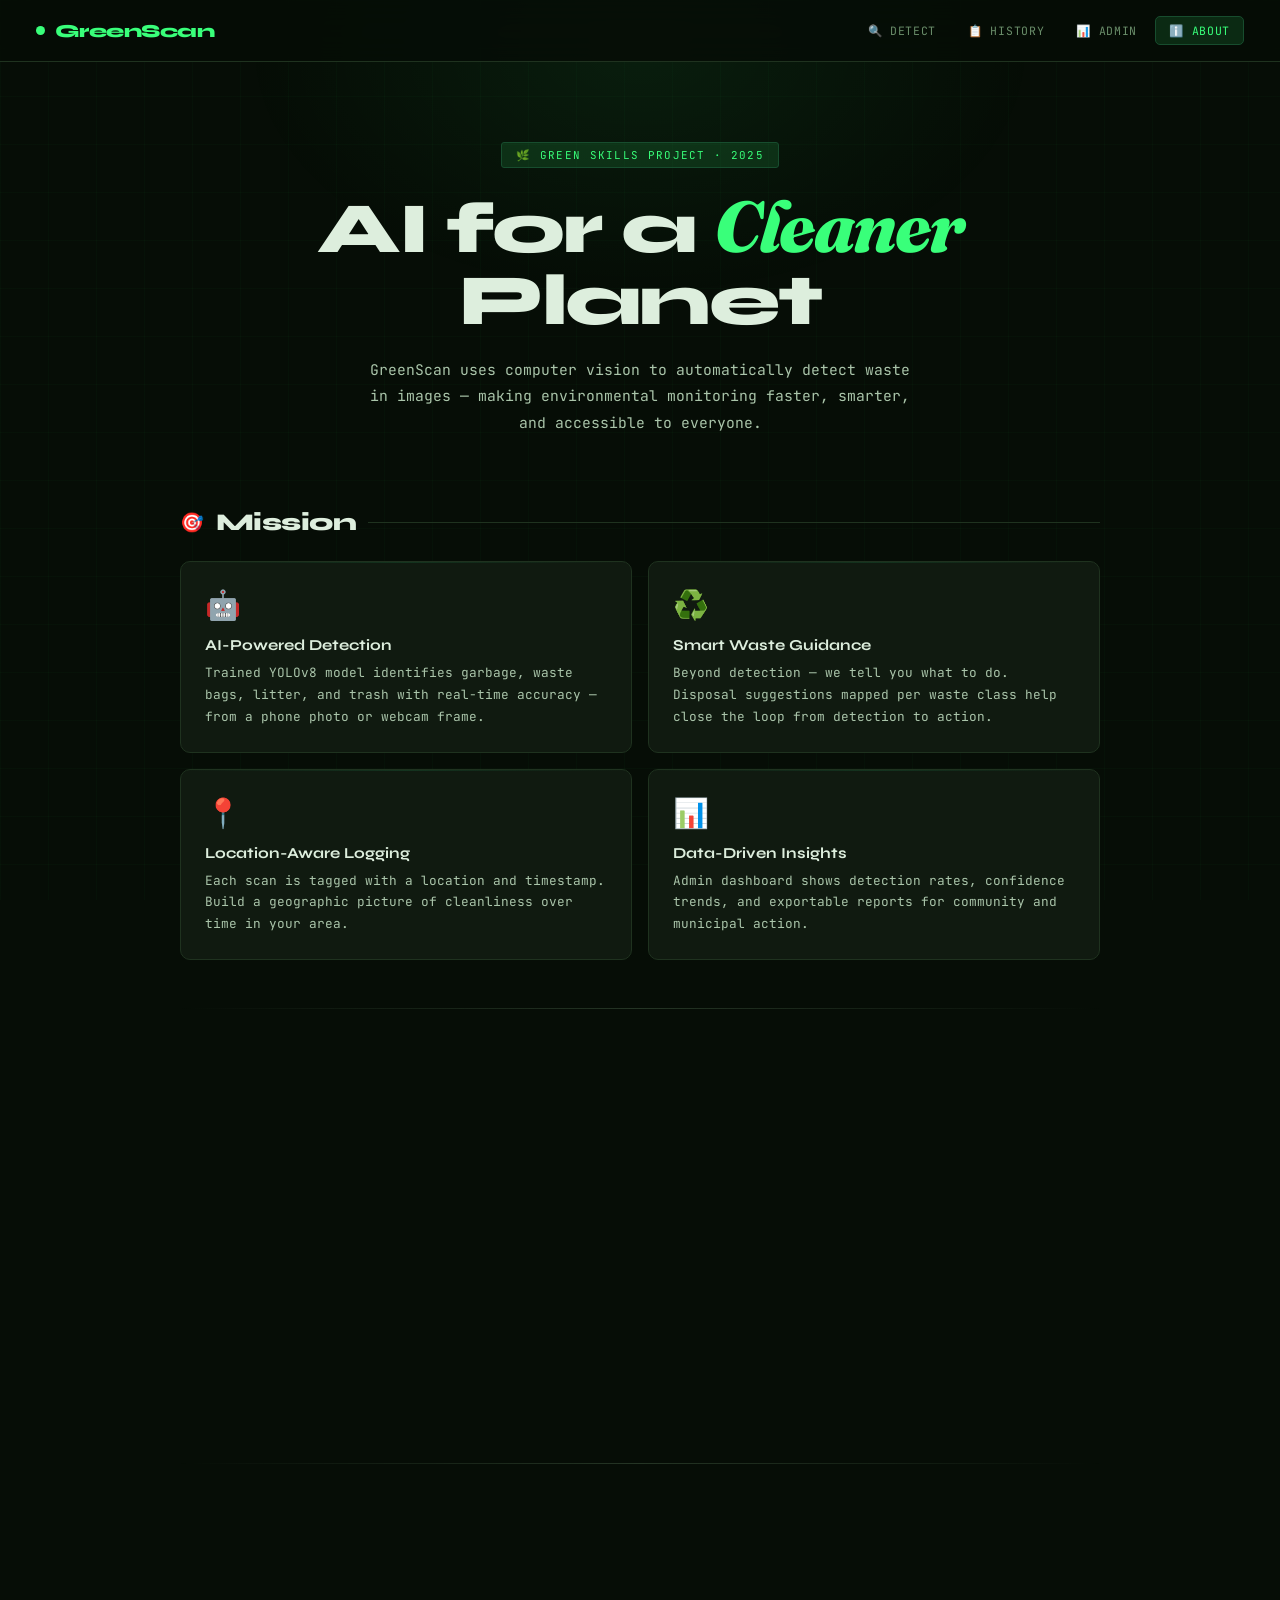
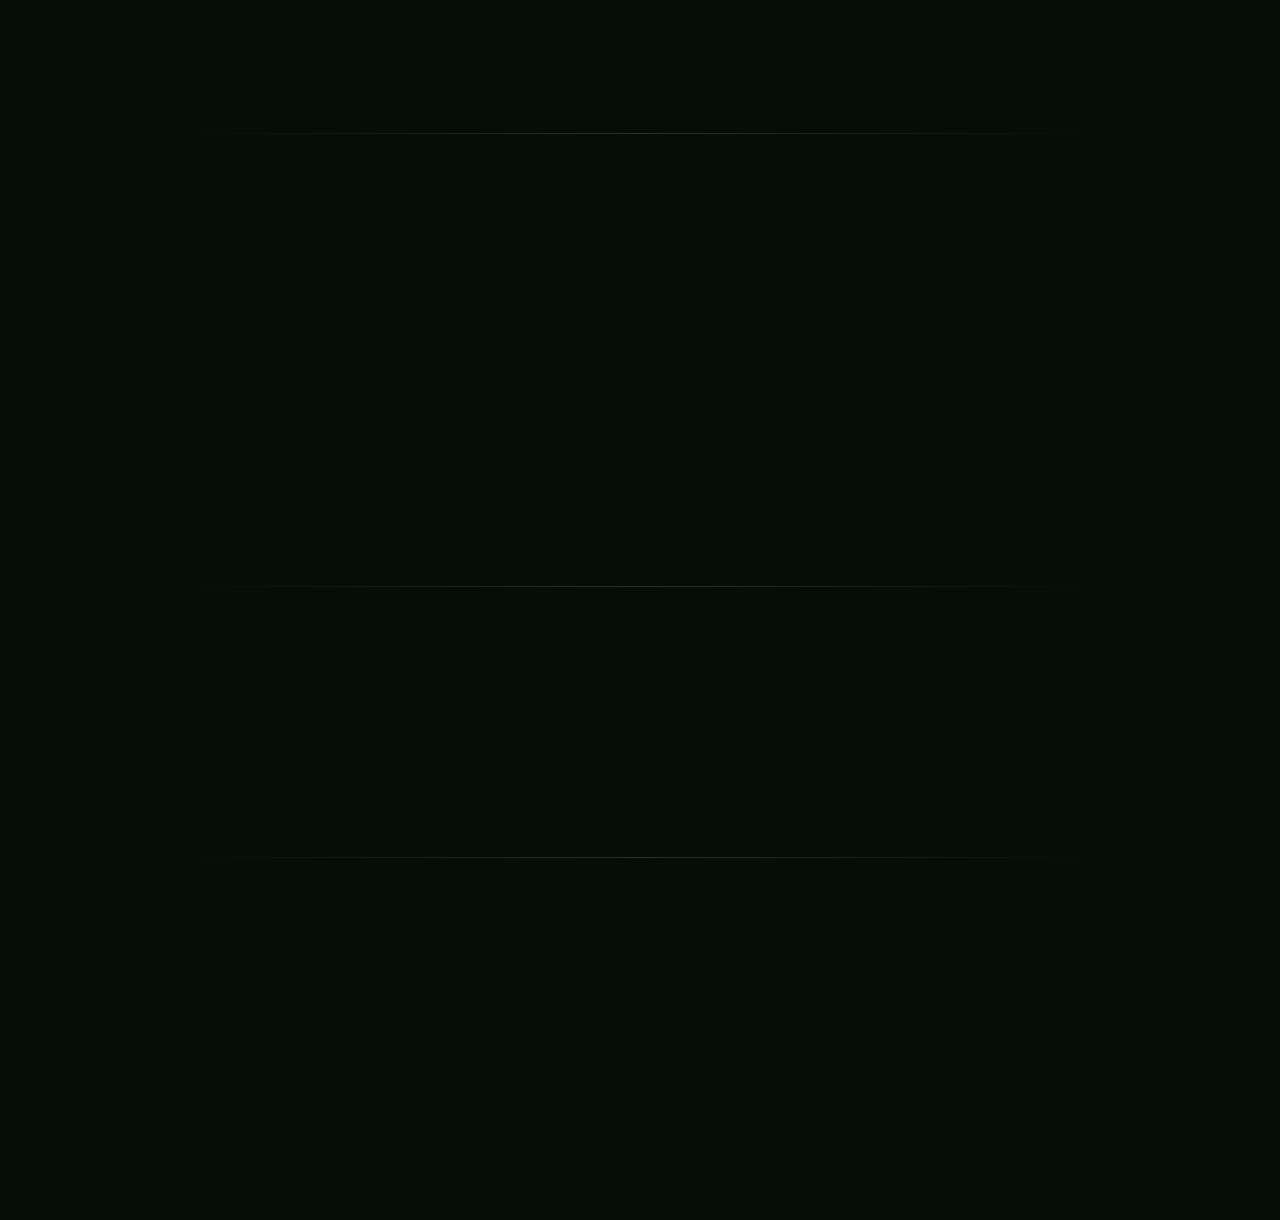
<file: about.html>
﻿<!DOCTYPE html>
<html lang="en">
<head>
<meta charset="UTF-8"/>
<meta name="viewport" content="width=device-width, initial-scale=1.0"/>
<title>GreenScan — About</title>
<link rel="stylesheet" href="shared.css"/>
<style>
.about-wrap { max-width: 1000px; margin: 0 auto; padding: 80px 40px 100px; }
@media(max-width:600px){ .about-wrap { padding: 68px 20px 70px; } }

/* ── HERO ── */
.about-hero { text-align: center; margin-bottom: 72px; }
.about-hero .tag { display:inline-flex; align-items:center; gap:8px; font-size:0.68rem; color:var(--green); letter-spacing:0.12em; text-transform:uppercase; padding:5px 14px; border:1px solid var(--green-dim); border-radius:3px; background:var(--green-glow); margin-bottom:22px; }
.about-hero h1 { font-family:var(--font-head); font-size:clamp(2.8rem,6vw,4.5rem); font-weight:800; line-height:1; letter-spacing:-0.035em; margin-bottom:20px; }
.about-hero h1 .it { font-family:var(--font-serif); font-style:italic; color:var(--green); }
.about-hero p { font-size:0.92rem; color:var(--text2); line-height:1.8; max-width:560px; margin:0 auto; }

/* ── DIVIDER ── */
.divider { height:1px; background:linear-gradient(90deg,transparent,var(--border2),transparent); margin:48px 0; }

/* ── SECTION ── */
.section-h { font-family:var(--font-head); font-size:1.5rem; font-weight:800; letter-spacing:-0.02em; margin-bottom:24px; display:flex; align-items:center; gap:12px; }
.section-h .ico { font-size:1.2rem; }
.section-h::after { content:''; flex:1; height:1px; background:var(--border); }

/* ── MISSION ── */
.mission-grid { display:grid; grid-template-columns:1fr 1fr; gap:16px; margin-bottom:0; }
@media(max-width:640px){ .mission-grid { grid-template-columns:1fr; } }

.mission-card { background:var(--surface); border:1px solid var(--border); border-radius:var(--radius); padding:24px; position:relative; overflow:hidden; transition: border-color 0.25s; }
.mission-card:hover { border-color:var(--border2); }
.mission-card::before { content:''; position:absolute; top:0; left:0; right:0; height:1px; background:linear-gradient(90deg,transparent,var(--green-dim),transparent); opacity:0.5; }
.mission-card .mc-icon { font-size:1.8rem; margin-bottom:12px; display:block; }
.mission-card h3 { font-family:var(--font-head); font-size:0.95rem; font-weight:700; margin-bottom:8px; }
.mission-card p { font-size:0.8rem; color:var(--text2); line-height:1.7; }

/* ── TECH STACK ── */
.tech-grid { display:flex; flex-wrap:wrap; gap:10px; }
.tech-chip {
  display:flex; align-items:center; gap:8px;
  padding:10px 16px;
  background:var(--surface); border:1px solid var(--border);
  border-radius:var(--radius-sm); font-size:0.8rem;
  transition: border-color 0.2s, background 0.2s;
}
.tech-chip:hover { border-color:var(--green-dim); background:var(--green-glow2); }
.tech-chip .ti { font-size:1.1rem; }
.tech-chip strong { color:var(--green); font-size:0.75rem; display:block; letter-spacing:0.04em; }

/* ── TEAM ── */
.team-grid { display:grid; grid-template-columns:repeat(3,1fr); gap:18px; }
@media(max-width:700px){ .team-grid { grid-template-columns:1fr; } }

.team-card {
  background:var(--surface); border:1px solid var(--border);
  border-radius:var(--radius); padding:28px 24px; text-align:center;
  position:relative; overflow:hidden;
  transition: border-color 0.25s, transform 0.25s;
}
.team-card:hover { border-color:var(--green-dim); transform:translateY(-3px); }
.team-card::before { content:''; position:absolute; top:0; left:0; right:0; height:1px; background:linear-gradient(90deg,transparent,var(--green),transparent); opacity:0.4; }

.avatar {
  width:60px; height:60px; border-radius:50%;
  background:var(--surface2); border:2px solid var(--border2);
  margin:0 auto 14px; display:flex; align-items:center; justify-content:center;
  font-size:1.6rem; transition: border-color 0.25s;
}
.team-card:hover .avatar { border-color:var(--green-dim); }

.team-name { font-family:var(--font-head); font-size:1rem; font-weight:700; margin-bottom:4px; }
.team-role { font-size:0.7rem; color:var(--green); letter-spacing:0.08em; text-transform:uppercase; margin-bottom:12px; }
.team-resp { font-size:0.78rem; color:var(--text2); line-height:1.6; }

.team-tasks { margin-top:10px; display:flex; flex-direction:column; gap:4px; }
.tt { font-size:0.72rem; color:var(--muted2); display:flex; align-items:center; gap:6px; }
.tt::before { content:'▸'; color:var(--green-dim); }

/* ── FLOW ── */
.flow-steps { display:flex; flex-direction:column; gap:0; }
.flow-step { display:grid; grid-template-columns:40px 1fr; gap:16px; }
.flow-line { display:flex; flex-direction:column; align-items:center; }
.flow-dot { width:14px; height:14px; border-radius:50%; background:var(--green); border:2px solid var(--bg); box-shadow:0 0 10px rgba(57,255,122,0.4); flex-shrink:0; margin-top:3px; }
.flow-connector { flex:1; width:2px; background:linear-gradient(to bottom,var(--green-dim),transparent); margin:4px 0; min-height:28px; }
.flow-step:last-child .flow-connector { display:none; }
.flow-content { padding-bottom:20px; }
.flow-content h4 { font-family:var(--font-head); font-size:0.88rem; font-weight:700; margin-bottom:4px; color:var(--text); }
.flow-content p { font-size:0.78rem; color:var(--text2); line-height:1.6; }

/* ── API REFERENCE ── */
.api-table { width:100%; border-collapse:collapse; }
.api-table th { font-size:0.62rem; color:var(--muted); letter-spacing:0.1em; text-transform:uppercase; padding:10px 16px; border-bottom:1px solid var(--border); text-align:left; background:var(--surface2); }
.api-table td { padding:11px 16px; font-size:0.78rem; border-bottom:1px solid rgba(31,50,31,0.4); }
.api-table tr:last-child td { border:none; }
.api-method { display:inline-block; padding:2px 8px; border-radius:3px; font-size:0.68rem; font-weight:700; letter-spacing:0.04em; }
.method-post { background:rgba(57,255,122,0.15); color:var(--green); border:1px solid var(--green-dim); }
.method-get { background:rgba(79,195,247,0.15); color:var(--blue); border:1px solid rgba(79,195,247,0.3); }
.api-route { font-family:var(--font-mono); font-size:0.8rem; color:var(--text); }
.api-desc { font-size:0.77rem; color:var(--text2); }

/* ── CTA ── */
.cta-box {
  background:var(--surface); border:1px solid var(--border);
  border-radius:var(--radius); padding:40px; text-align:center;
  position:relative; overflow:hidden;
  background:linear-gradient(135deg, var(--surface) 0%, rgba(57,255,122,0.04) 100%);
}
.cta-box::before { content:''; position:absolute; top:0; left:0; right:0; height:1px; background:linear-gradient(90deg,transparent,var(--green),transparent); opacity:0.6; }
.cta-box h2 { font-family:var(--font-head); font-size:1.8rem; font-weight:800; margin-bottom:12px; }
.cta-box h2 span { color:var(--green); }
.cta-box p { color:var(--text2); font-size:0.85rem; margin-bottom:24px; }
.cta-btns { display:flex; gap:12px; justify-content:center; flex-wrap:wrap; }
</style>
</head>
<body>

<nav class="navbar">
  <a href="index.html" class="nav-brand"><div class="nav-pulse"></div>GreenScan</a>
  <div class="nav-links">
    <a href="index.html">🔍 Detect</a>
    <a href="history.html">📋 History</a>
    <a href="admin.html">📊 Admin</a>
    <a href="about.html" class="active">ℹ️ About</a>
  </div>
</nav>

<div class="page-wrap">
<div class="about-wrap">

<!-- HERO -->
<div class="about-hero reveal">
  <div class="tag">🌿 Green Skills Project · 2025</div>
  <h1>AI for a <span class="it">Cleaner</span><br>Planet</h1>
  <p>GreenScan uses computer vision to automatically detect waste in images — making environmental monitoring faster, smarter, and accessible to everyone.</p>
</div>

<!-- MISSION -->
<div class="section-h reveal"><span class="ico">🎯</span> Mission</div>
<div class="mission-grid reveal">
  <div class="mission-card">
    <span class="mc-icon">🤖</span>
    <h3>AI-Powered Detection</h3>
    <p>Trained YOLOv8 model identifies garbage, waste bags, litter, and trash with real-time accuracy — from a phone photo or webcam frame.</p>
  </div>
  <div class="mission-card">
    <span class="mc-icon">♻️</span>
    <h3>Smart Waste Guidance</h3>
    <p>Beyond detection — we tell you what to do. Disposal suggestions mapped per waste class help close the loop from detection to action.</p>
  </div>
  <div class="mission-card">
    <span class="mc-icon">📍</span>
    <h3>Location-Aware Logging</h3>
    <p>Each scan is tagged with a location and timestamp. Build a geographic picture of cleanliness over time in your area.</p>
  </div>
  <div class="mission-card">
    <span class="mc-icon">📊</span>
    <h3>Data-Driven Insights</h3>
    <p>Admin dashboard shows detection rates, confidence trends, and exportable reports for community and municipal action.</p>
  </div>
</div>

<div class="divider"></div>

<!-- HOW IT WORKS -->
<div class="section-h reveal"><span class="ico">⚙️</span> How It Works</div>
<div class="flow-steps reveal">
  <div class="flow-step"><div class="flow-line"><div class="flow-dot"></div><div class="flow-connector"></div></div><div class="flow-content"><h4>📤 Input</h4><p>User uploads an image or captures a live frame via device camera or DroidCam (phone as webcam over WiFi)</p></div></div>
  <div class="flow-step"><div class="flow-line"><div class="flow-dot"></div><div class="flow-connector"></div></div><div class="flow-content"><h4>🚀 API Call</h4><p>Frontend sends the image to Flask backend at <code style="color:var(--green);font-family:var(--font-mono);font-size:0.78rem">/detect</code> endpoint via multipart POST</p></div></div>
  <div class="flow-step"><div class="flow-line"><div class="flow-dot"></div><div class="flow-connector"></div></div><div class="flow-content"><h4>🧠 YOLO Inference</h4><p>YOLOv8 model runs on the image, drawing bounding boxes around detected waste classes with confidence scores</p></div></div>
  <div class="flow-step"><div class="flow-line"><div class="flow-dot"></div><div class="flow-connector"></div></div><div class="flow-content"><h4>💾 Database Storage</h4><p>Result is stored in SQLite — filename, detection status, confidence, timestamp — for audit trail and analytics</p></div></div>
  <div class="flow-step"><div class="flow-line"><div class="flow-dot"></div><div class="flow-connector"></div></div><div class="flow-content"><h4>📊 Result Display</h4><p>Frontend shows side-by-side original vs annotated image, confidence bars, disposal suggestions, and location tag</p></div></div>
</div>

<div class="divider"></div>

<!-- TECH STACK -->
<div class="section-h reveal"><span class="ico">🛠️</span> Tech Stack</div>
<div class="tech-grid reveal">
  <div class="tech-chip"><span class="ti">🤖</span><div><strong>YOLO v8</strong>Object Detection Model</div></div>
  <div class="tech-chip"><span class="ti">🐍</span><div><strong>Python 3.10+</strong>Backend Language</div></div>
  <div class="tech-chip"><span class="ti">🌶️</span><div><strong>Flask</strong>REST API Server</div></div>
  <div class="tech-chip"><span class="ti">👁️</span><div><strong>OpenCV</strong>Image Processing</div></div>
  <div class="tech-chip"><span class="ti">🗃️</span><div><strong>SQLite</strong>Detection Database</div></div>
  <div class="tech-chip"><span class="ti">🌐</span><div><strong>HTML/CSS/JS</strong>Frontend</div></div>
  <div class="tech-chip"><span class="ti">📱</span><div><strong>DroidCam</strong>Phone as Webcam</div></div>
  <div class="tech-chip"><span class="ti">📦</span><div><strong>cvzone</strong>Annotation Utility</div></div>
</div>

<div class="divider"></div>

<!-- TEAM -->
<div class="section-h reveal"><span class="ico">👩‍💻</span> Team</div>
<div class="team-grid reveal">
  <div class="team-card">
    <div class="avatar">👩‍💻</div>
    <div class="team-name">Person 1</div>
    <div class="team-role">Frontend UI</div>
    <div class="team-resp">Main user interface design and layout</div>
    <div class="team-tasks">
      <div class="tt">Upload interface</div>
      <div class="tt">Camera input UI</div>
      <div class="tt">Result display</div>
      <div class="tt">Responsive design</div>
    </div>
  </div>
  <div class="team-card">
    <div class="avatar">👩‍💻</div>
    <div class="team-name">Person 2</div>
    <div class="team-role">API Integration</div>
    <div class="team-resp">Connecting frontend to backend API</div>
    <div class="team-tasks">
      <div class="tt">fetch() API calls</div>
      <div class="tt">JSON response handling</div>
      <div class="tt">Error states</div>
      <div class="tt">Live status updates</div>
    </div>
  </div>
  <div class="team-card">
    <div class="avatar">👩‍💻</div>
    <div class="team-name">Person 3</div>
    <div class="team-role">Database & Admin</div>
    <div class="team-resp">Data storage, history and reports</div>
    <div class="team-tasks">
      <div class="tt">SQLite integration</div>
      <div class="tt">Admin dashboard</div>
      <div class="tt">Filter & sort table</div>
      <div class="tt">CSV export</div>
    </div>
  </div>
</div>

<div class="divider"></div>

<!-- API REFERENCE -->
<div class="section-h reveal"><span class="ico">🔌</span> API Reference</div>
<div class="panel reveal" style="overflow:hidden">
  <table class="api-table">
    <thead><tr><th>Method</th><th>Route</th><th>Description</th><th>Returns</th></tr></thead>
    <tbody>
      <tr><td><span class="api-method method-post">POST</span></td><td class="api-route">/detect</td><td class="api-desc">Upload image, run YOLO, save to DB</td><td class="api-desc">detected, detections[], confidence, annotated_image, timestamp</td></tr>
      <tr><td><span class="api-method method-get">GET</span></td><td class="api-route">/history</td><td class="api-desc">Fetch all detection records</td><td class="api-desc">Array of {id, image_name, detected, confidence, timestamp}</td></tr>
    </tbody>
  </table>
</div>

<div class="divider"></div>

<!-- CTA -->
<div class="cta-box reveal">
  <h2>Ready to <span>Detect?</span></h2>
  <p>Upload your first image and see GreenScan in action.</p>
  <div class="cta-btns">
    <a href="index.html" class="btn-primary" style="text-decoration:none">🔍 Start Scanning</a>
    <a href="admin.html" class="btn-ghost" style="text-decoration:none">📊 View Dashboard</a>
  </div>
</div>

</div>
</div>

<script>
const obs=new IntersectionObserver(es=>es.forEach(e=>e.target.classList.toggle('vis',e.isIntersecting)),{threshold:0.06});
document.querySelectorAll('.reveal').forEach(el=>obs.observe(el));
</script>
</body>
</html>
</file>
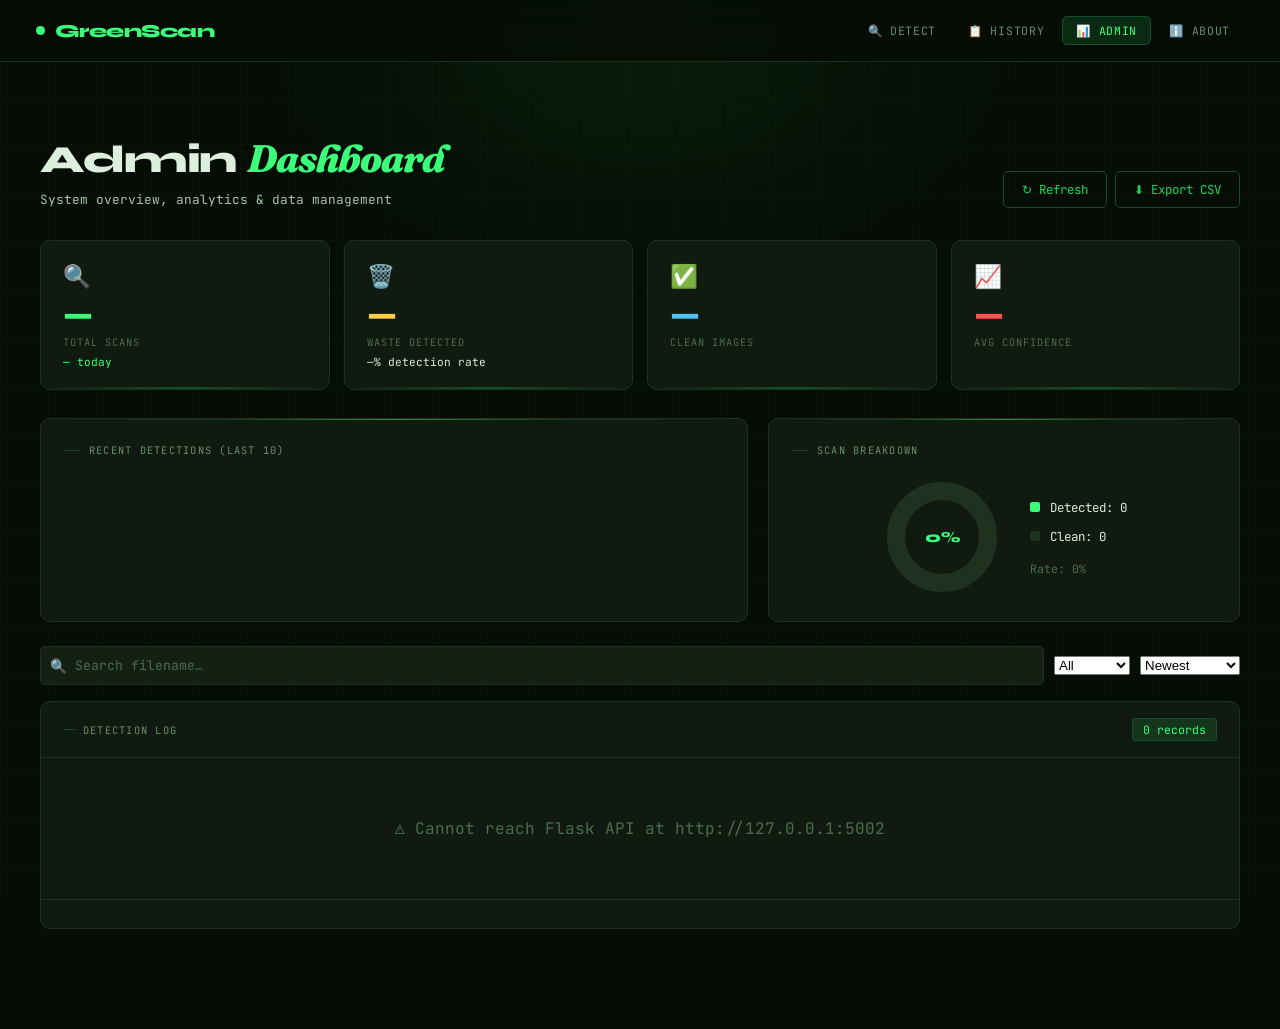
<file: admin.html>
﻿<!DOCTYPE html>
<html lang="en">
<head>
<meta charset="UTF-8"/>
<meta name="viewport" content="width=device-width, initial-scale=1.0"/>
<title>GreenScan — Admin Dashboard</title>
<link rel="stylesheet" href="shared.css"/>
<style>
.page-header { padding: 72px 40px 32px; max-width: 1280px; margin: 0 auto; display:flex; align-items:flex-end; justify-content:space-between; flex-wrap:wrap; gap:16px; }
@media(max-width:600px){ .page-header{ padding:64px 20px 24px; } }
.page-header h1 { font-family:var(--font-head); font-size:2.4rem; font-weight:800; letter-spacing:-0.03em; }
.page-header h1 span { color:var(--green); font-family:var(--font-serif); font-style:italic; }
.header-right { display:flex; gap:8px; flex-wrap:wrap; }

/* ── KPI GRID ── */
.kpi-grid { max-width:1280px; margin:0 auto; padding:0 40px 28px; display:grid; grid-template-columns:repeat(4,1fr); gap:14px; }
@media(max-width:900px){ .kpi-grid{ grid-template-columns:repeat(2,1fr); } }
@media(max-width:500px){ .kpi-grid{ grid-template-columns:1fr; padding:0 20px 20px; } }

.kpi {
  background:var(--surface); border:1px solid var(--border); border-radius:var(--radius);
  padding:20px 22px; position:relative; overflow:hidden;
  transition: border-color 0.25s, box-shadow 0.25s;
}
.kpi:hover { border-color:var(--border2); box-shadow: 0 4px 24px rgba(0,0,0,0.3); }
.kpi::after { content:''; position:absolute; bottom:0; left:0; right:0; height:2px; background:linear-gradient(90deg, transparent, var(--green-dim), transparent); }
.kpi-icon { font-size:1.4rem; margin-bottom:8px; display:block; }
.kpi-val { font-family:var(--font-head); font-size:2rem; font-weight:800; line-height:1; margin-bottom:4px; }
.kpi-lbl { font-size:0.65rem; color:var(--muted); letter-spacing:0.1em; text-transform:uppercase; }
.kpi-delta { font-size:0.7rem; margin-top:6px; }
.kpi-delta.up { color:var(--green); }
.kpi-delta.dn { color:var(--red); }
.kpi.g .kpi-val { color:var(--green); }
.kpi.a .kpi-val { color:var(--amber); }
.kpi.r .kpi-val { color:var(--red); }
.kpi.b .kpi-val { color:var(--blue); }

/* ── CHARTS ROW ── */
.charts-row { max-width:1280px; margin:0 auto; padding:0 40px 24px; display:grid; grid-template-columns:1.2fr 0.8fr; gap:20px; }
@media(max-width:900px){ .charts-row { grid-template-columns:1fr; } }
@media(max-width:600px){ .charts-row { padding:0 20px 20px; } }

.chart-panel { background:var(--surface); border:1px solid var(--border); border-radius:var(--radius); padding:24px; position:relative; overflow:hidden; }
.chart-panel::before { content:''; position:absolute; top:0; left:0; right:0; height:1px; background:linear-gradient(90deg, transparent, var(--green-dim), var(--green) 50%, var(--green-dim), transparent); opacity:0.5; }
.chart-head { font-size:0.65rem; color:var(--muted2); letter-spacing:0.12em; text-transform:uppercase; margin-bottom:20px; display:flex; align-items:center; gap:10px; }
.chart-head::before { content:''; width:14px; height:1px; background:var(--green-dim); }

/* Bar chart */
.bar-chart-wrap { display:flex; align-items:flex-end; gap:8px; height:120px; }
.bc-col { display:flex; flex-direction:column; align-items:center; gap:5px; flex:1; }
.bc-bar { width:100%; border-radius:3px 3px 0 0; min-height:4px; transition:height 0.6s ease; position:relative; }
.bc-bar.det { background:var(--green); opacity:0.85; }
.bc-bar.cln { background:var(--border); }
.bc-bar:hover::after {
  content: attr(data-tip);
  position:absolute; bottom:100%; left:50%; transform:translateX(-50%);
  background:var(--surface3); border:1px solid var(--border2);
  padding:4px 8px; border-radius:4px; font-size:0.65rem;
  white-space:nowrap; margin-bottom:4px; color:var(--text2);
  pointer-events:none; z-index:10;
}
.bc-lbl { font-size:0.58rem; color:var(--muted); white-space:nowrap; }

/* Donut */
.donut-wrap { display:flex; align-items:center; justify-content:center; gap:28px; flex-wrap:wrap; }
.donut-legend { display:flex; flex-direction:column; gap:12px; }
.leg-row { display:flex; align-items:center; gap:10px; font-size:0.78rem; }
.leg-dot { width:10px; height:10px; border-radius:2px; flex-shrink:0; }

/* ── TABLE SECTION ── */
.table-section { max-width:1280px; margin:0 auto; padding:0 40px 80px; }
@media(max-width:600px){ .table-section { padding:0 20px 60px; } }

.table-controls { display:flex; gap:10px; align-items:center; flex-wrap:wrap; margin-bottom:16px; }
.table-controls .search-wrap { position:relative; flex:1; min-width:160px; }
.table-controls .search-wrap input { padding-left:34px; }
.si { position:absolute; left:10px; top:50%; transform:translateY(-50%); font-size:0.85rem; pointer-events:none; }

.tbl-card { background:var(--surface); border:1px solid var(--border); border-radius:var(--radius); overflow:hidden; }
.tbl-head { padding:16px 22px; border-bottom:1px solid var(--border); display:flex; align-items:center; justify-content:space-between; }
.tbl-title { font-size:0.65rem; color:var(--muted2); letter-spacing:0.12em; text-transform:uppercase; display:flex; align-items:center; gap:8px; }
.tbl-title::before { content:''; width:12px; height:1px; background:var(--green-dim); }
.tbl-count { font-size:0.72rem; color:var(--green); background:var(--green-glow); border:1px solid var(--green-dim); padding:3px 10px; border-radius:3px; }

table { width:100%; border-collapse:collapse; }
thead th { font-size:0.62rem; color:var(--muted); letter-spacing:0.1em; text-transform:uppercase; padding:12px 20px; border-bottom:1px solid var(--border); text-align:left; background:var(--surface2); font-weight:400; cursor:pointer; user-select:none; white-space:nowrap; }
thead th:hover { color:var(--text2); }
thead th .sort-arrow { margin-left:4px; opacity:0.4; }
thead th.sorted .sort-arrow { opacity:1; color:var(--green); }

tbody td { padding:12px 20px; font-size:0.78rem; border-bottom:1px solid rgba(31,50,31,0.5); vertical-align:middle; }
tbody tr:last-child td { border-bottom:none; }
tbody tr:hover td { background:rgba(57,255,122,0.025); }

.conf-mini-wrap { display:flex; align-items:center; gap:8px; }
.conf-mini-bar { width:56px; height:3px; background:var(--border); border-radius:2px; overflow:hidden; }
.conf-mini-fill { height:100%; border-radius:2px; }

.act-btns { display:flex; gap:5px; }
.act-btn {
  background:var(--surface2); border:1px solid var(--border);
  color:var(--muted2); font-size:0.68rem; padding:4px 9px;
  border-radius:3px; cursor:pointer; transition:all 0.2s; font-family:var(--font-mono);
}
.act-btn:hover { border-color:var(--green-dim); color:var(--green); }
.act-btn.del:hover { border-color:var(--red); color:var(--red); }

/* ── PAGINATION ── */
.pagination { display:flex; gap:6px; padding:14px 20px; border-top:1px solid var(--border); justify-content:flex-end; flex-wrap:wrap; }
.pag-btn { background:var(--surface2); border:1px solid var(--border); color:var(--muted2); font-family:var(--font-mono); font-size:0.72rem; padding:6px 12px; border-radius:4px; cursor:pointer; transition:all 0.2s; }
.pag-btn:hover,.pag-btn.on { border-color:var(--green); color:var(--green); }

/* ── EXPORT ── */
.export-row { display:flex; gap:8px; }

/* ── MODAL ── */
.modal-overlay { display:none; position:fixed; inset:0; z-index:300; background:rgba(0,0,0,0.82); backdrop-filter:blur(10px); align-items:center; justify-content:center; padding:20px; }
.modal-overlay.open { display:flex; }
.modal { background:var(--surface); border:1px solid var(--border2); border-radius:var(--radius); padding:28px; max-width:500px; width:100%; position:relative; animation:modalIn 0.25s ease; max-height:90vh; overflow-y:auto; }
@keyframes modalIn { from{transform:scale(0.94) translateY(10px);opacity:0} to{transform:scale(1);opacity:1} }
.modal-head { display:flex; align-items:center; justify-content:space-between; margin-bottom:20px; }
.modal-head h3 { font-family:var(--font-head); font-size:1rem; font-weight:700; color:var(--green); }
.mrow { display:flex; align-items:center; justify-content:space-between; padding:9px 13px; background:var(--surface2); border-radius:5px; margin-bottom:7px; font-size:0.8rem; }
.mk { color:var(--muted2); }
.mv { color:var(--text); font-weight:500; }
</style>
</head>
<body>

<nav class="navbar">
  <a href="index.html" class="nav-brand"><div class="nav-pulse"></div>GreenScan</a>
  <div class="nav-links">
    <a href="index.html">🔍 Detect</a>
    <a href="history.html">📋 History</a>
    <a href="admin.html" class="active">📊 Admin</a>
    <a href="about.html">ℹ️ About</a>
  </div>
</nav>

<div class="page-wrap">

<div class="page-header reveal">
  <div>
    <h1>Admin <span>Dashboard</span></h1>
    <p style="font-size:0.8rem;color:var(--text2);margin-top:8px">System overview, analytics & data management</p>
  </div>
  <div class="header-right">
    <button class="btn-ghost" onclick="loadAll()">↻ Refresh</button>
    <button class="btn-ghost" onclick="exportCSV()">⬇ Export CSV</button>
  </div>
</div>

<!-- KPI -->
<div class="kpi-grid">
  <div class="kpi g"><span class="kpi-icon">🔍</span><div class="kpi-val" id="k-total">—</div><div class="kpi-lbl">Total Scans</div><div class="kpi-delta up" id="k-today">— today</div></div>
  <div class="kpi a"><span class="kpi-icon">🗑️</span><div class="kpi-val" id="k-det">—</div><div class="kpi-lbl">Waste Detected</div><div class="kpi-delta" id="k-det-rate">—% detection rate</div></div>
  <div class="kpi b"><span class="kpi-icon">✅</span><div class="kpi-val" id="k-clean">—</div><div class="kpi-lbl">Clean Images</div></div>
  <div class="kpi r"><span class="kpi-icon">📈</span><div class="kpi-val" id="k-avgconf">—</div><div class="kpi-lbl">Avg Confidence</div></div>
</div>

<!-- CHARTS -->
<div class="charts-row reveal" style="transition-delay:0.1s">
  <!-- BAR: recent activity -->
  <div class="chart-panel">
    <div class="chart-head">Recent Detections (Last 10)</div>
    <div class="bar-chart-wrap" id="bar-chart"></div>
  </div>
  <!-- DONUT: breakdown -->
  <div class="chart-panel">
    <div class="chart-head">Scan Breakdown</div>
    <div class="donut-wrap">
      <svg width="120" height="120" viewBox="0 0 120 120">
        <circle cx="60" cy="60" r="46" fill="none" stroke="var(--border)" stroke-width="18"/>
        <circle id="donut-arc" cx="60" cy="60" r="46" fill="none" stroke="var(--green)" stroke-width="18"
          stroke-dasharray="0 289" stroke-dashoffset="72"
          style="transition:stroke-dasharray 0.9s ease;transform:rotate(-90deg);transform-origin:center"/>
        <text id="donut-pct" x="60" y="65" text-anchor="middle" font-family="Syne" font-size="15" font-weight="800" fill="var(--green)">0%</text>
      </svg>
      <div class="donut-legend">
        <div class="leg-row"><div class="leg-dot" style="background:var(--green)"></div><span id="leg-det">Detected: 0</span></div>
        <div class="leg-row"><div class="leg-dot" style="background:var(--border)"></div><span id="leg-cln">Clean: 0</span></div>
        <div class="leg-row" style="margin-top:4px;font-size:0.72rem;color:var(--muted)"><span id="leg-rate">Rate: 0%</span></div>
      </div>
    </div>
  </div>
</div>

<!-- TABLE -->
<div class="table-section reveal" style="transition-delay:0.15s">
  <div class="table-controls">
    <div class="search-wrap">
      <span class="si">🔍</span>
      <input class="input-field" id="tbl-search" placeholder="Search filename…" oninput="applyFilters()"/>
    </div>
    <select class="sort-select" id="tbl-filter" onchange="applyFilters()">
      <option value="all">All</option>
      <option value="det">Detected</option>
      <option value="clean">Clean</option>
    </select>
    <select class="sort-select" id="tbl-sort" onchange="applyFilters()">
      <option value="id-desc">Newest</option>
      <option value="id-asc">Oldest</option>
      <option value="conf-desc">Highest Conf</option>
      <option value="conf-asc">Lowest Conf</option>
    </select>
  </div>

  <div class="tbl-card">
    <div class="tbl-head">
      <div class="tbl-title">Detection Log</div>
      <div class="tbl-count" id="tbl-count">0 records</div>
    </div>
    <div id="tbl-wrap">
      <div style="padding:50px;text-align:center;color:var(--muted)">Loading…</div>
    </div>
    <div class="pagination" id="pagination"></div>
  </div>
</div>

</div>

<!-- MODAL -->
<div class="modal-overlay" id="modal" onclick="closeModal(event)">
  <div class="modal">
    <div class="modal-head">
      <h3 id="modal-title">Record Detail</h3>
      <button class="btn-icon" onclick="closeModalDirect()">✕</button>
    </div>
    <div id="modal-body"></div>
  </div>
</div>

<div class="toast" id="toast"></div>

<script>
const API = 'http://127.0.0.1:5002';
let allData=[], filtered=[];
const PG=15; let page=1;

const obs = new IntersectionObserver(es=>es.forEach(e=>e.target.classList.toggle('vis',e.isIntersecting)),{threshold:0.06});
document.querySelectorAll('.reveal,.kpi').forEach(el=>obs.observe(el));

async function loadAll() {
  try {
    const r = await fetch(`${API}/history`);
    allData = await r.json();
    updateKPIs();
    buildCharts();
    applyFilters();
    toast('✅ Data refreshed', 'success');
  } catch(e) {
    document.getElementById('tbl-wrap').innerHTML = `<div style="padding:60px;text-align:center;color:var(--muted)">⚠ Cannot reach Flask API at ${API}</div>`;
  }
}

function updateKPIs() {
  const n = allData.length;
  const det = allData.filter(x=>x.detected).length;
  const avg = n>0 ? (allData.reduce((a,x)=>a+x.confidence,0)/n*100).toFixed(1)+'%' : '—';
  const today = allData.filter(x=> x.timestamp && x.timestamp.startsWith(new Date().toISOString().slice(0,10))).length;
  const rate = n>0 ? Math.round(det/n*100) : 0;

  document.getElementById('k-total').textContent = n;
  document.getElementById('k-det').textContent = det;
  document.getElementById('k-clean').textContent = n-det;
  document.getElementById('k-avgconf').textContent = avg;
  document.getElementById('k-today').textContent = today + ' today';
  const kdr = document.getElementById('k-det-rate');
  kdr.textContent = rate+'% detection rate';
  kdr.className = 'kpi-delta ' + (rate>50?'up':'dn');
}

function buildCharts() {
  // Bar chart (last 10)
  const recent = [...allData].slice(0,10).reverse();
  const bc = document.getElementById('bar-chart');
  const maxC = Math.max(...recent.map(r=>r.confidence), 0.01);
  bc.innerHTML = recent.map(r => {
    const h = Math.max(8, Math.round((r.confidence/maxC)*100));
    const lbl = r.timestamp ? r.timestamp.split(' ')[0].slice(5) : '—';
    return `<div class="bc-col">
      <div class="bc-bar ${r.detected?'det':'cln'}" style="height:${h}px" data-tip="${lbl}: ${Math.round(r.confidence*100)}%"></div>
      <div class="bc-lbl">${lbl}</div>
    </div>`;
  }).join('');

  // Donut
  const n=allData.length, det=allData.filter(x=>x.detected).length;
  const circ=2*Math.PI*46;
  const arc=n>0?(det/n)*circ:0;
  document.getElementById('donut-arc').setAttribute('stroke-dasharray',`${arc.toFixed(1)} ${circ.toFixed(1)}`);
  const r=n>0?Math.round(det/n*100):0;
  document.getElementById('donut-pct').textContent=r+'%';
  document.getElementById('leg-det').textContent=`Detected: ${det}`;
  document.getElementById('leg-cln').textContent=`Clean: ${n-det}`;
  document.getElementById('leg-rate').textContent=`Rate: ${r}%`;
}

function applyFilters() {
  const q=document.getElementById('tbl-search').value.toLowerCase();
  const f=document.getElementById('tbl-filter').value;
  const s=document.getElementById('tbl-sort').value;
  filtered=[...allData].filter(r=>{
    const mq=r.image_name.toLowerCase().includes(q);
    const mf=f==='all'||(f==='det'?r.detected:!r.detected);
    return mq&&mf;
  });
  if(s==='id-asc') filtered.sort((a,b)=>a.id-b.id);
  else if(s==='conf-desc') filtered.sort((a,b)=>b.confidence-a.confidence);
  else if(s==='conf-asc') filtered.sort((a,b)=>a.confidence-b.confidence);
  page=1;
  renderTable();
}

function renderTable() {
  const tc=document.getElementById('tbl-count');
  tc.textContent=filtered.length+' record'+(filtered.length!==1?'s':'');
  if(filtered.length===0){document.getElementById('tbl-wrap').innerHTML='<div style="padding:50px;text-align:center;color:var(--muted)">No records found</div>';document.getElementById('pagination').innerHTML='';return;}
  const s=(page-1)*PG, items=filtered.slice(s,s+PG);
  document.getElementById('tbl-wrap').innerHTML=`<table><thead><tr>
    <th>#</th><th>Filename</th><th>Status</th><th>Confidence</th><th>Timestamp</th><th>Actions</th>
  </tr></thead><tbody>${items.map((r,i)=>{
    const pct=Math.round(r.confidence*100);
    const col=pct>70?'var(--green)':pct>40?'var(--amber)':'var(--red)';
    return `<tr>
      <td style="color:var(--muted);font-size:0.7rem">${r.id||s+i+1}</td>
      <td style="max-width:200px;overflow:hidden;text-overflow:ellipsis;white-space:nowrap">${r.image_name}</td>
      <td><span class="badge ${r.detected?'badge-detected':'badge-clean'}" style="font-size:0.68rem">
        <div class="badge-dot"></div>${r.detected?'Detected':'Clean'}
      </span></td>
      <td><div class="conf-mini-wrap">
        <div class="conf-mini-bar"><div class="conf-mini-fill" style="width:${pct}%;background:${col}"></div></div>
        <span style="font-size:0.72rem;color:${col}">${pct}%</span>
      </div></td>
      <td style="color:var(--muted);font-size:0.72rem;white-space:nowrap">${r.timestamp||'—'}</td>
      <td><div class="act-btns">
        <button class="act-btn" onclick='openModal(${JSON.stringify(r)})'>View</button>
      </div></td>
    </tr>`;}).join('')}</tbody></table>`;
  renderPag();
}

function renderPag(){
  const tot=Math.ceil(filtered.length/PG);
  if(tot<=1){document.getElementById('pagination').innerHTML='';return;}
  let h='';
  if(page>1) h+=`<button class="pag-btn" onclick="goPage(${page-1})">‹</button>`;
  for(let i=Math.max(1,page-2);i<=Math.min(tot,page+2);i++) h+=`<button class="pag-btn ${i===page?'on':''}" onclick="goPage(${i})">${i}</button>`;
  if(page<tot) h+=`<button class="pag-btn" onclick="goPage(${page+1})">›</button>`;
  document.getElementById('pagination').innerHTML=h;
}

function goPage(n){page=n;renderTable();window.scrollTo({top:400,behavior:'smooth'});}

function openModal(r){
  document.getElementById('modal-title').textContent=r.image_name;
  const pct=Math.round(r.confidence*100);
  document.getElementById('modal-body').innerHTML=`
    <div class="mrow"><span class="mk">Status</span><span class="mv" style="color:${r.detected?'var(--green)':'var(--muted2)'}">${r.detected?'🗑 Waste Detected':'✅ Clean'}</span></div>
    <div class="mrow"><span class="mk">Confidence</span><span class="mv">${pct}%</span></div>
    <div class="mrow"><span class="mk">Timestamp</span><span class="mv">${r.timestamp||'—'}</span></div>
    <div class="mrow"><span class="mk">Record ID</span><span class="mv">#${r.id}</span></div>
    <div class="mrow"><span class="mk">Detected Bool</span><span class="mv">${r.detected}</span></div>`;
  document.getElementById('modal').classList.add('open');
}
function closeModal(e){if(e.target===document.getElementById('modal'))closeModalDirect();}
function closeModalDirect(){document.getElementById('modal').classList.remove('open');}

function exportCSV(){
  if(!allData.length){toast('No data to export','error');return;}
  const header='ID,Filename,Detected,Confidence,Timestamp\n';
  const rows=allData.map(r=>`${r.id},"${r.image_name}",${r.detected},${r.confidence},"${r.timestamp||''}"`).join('\n');
  const blob=new Blob([header+rows],{type:'text/csv'});
  const a=document.createElement('a');a.href=URL.createObjectURL(blob);a.download='greenscan_export.csv';a.click();
  toast('⬇ CSV exported!','success');
}

function toast(msg,type='success'){const t=document.getElementById('toast');t.textContent=msg;t.className=`toast ${type} show`;setTimeout(()=>t.classList.remove('show'),3200);}

loadAll();
</script>
</body>
</html>
</file>
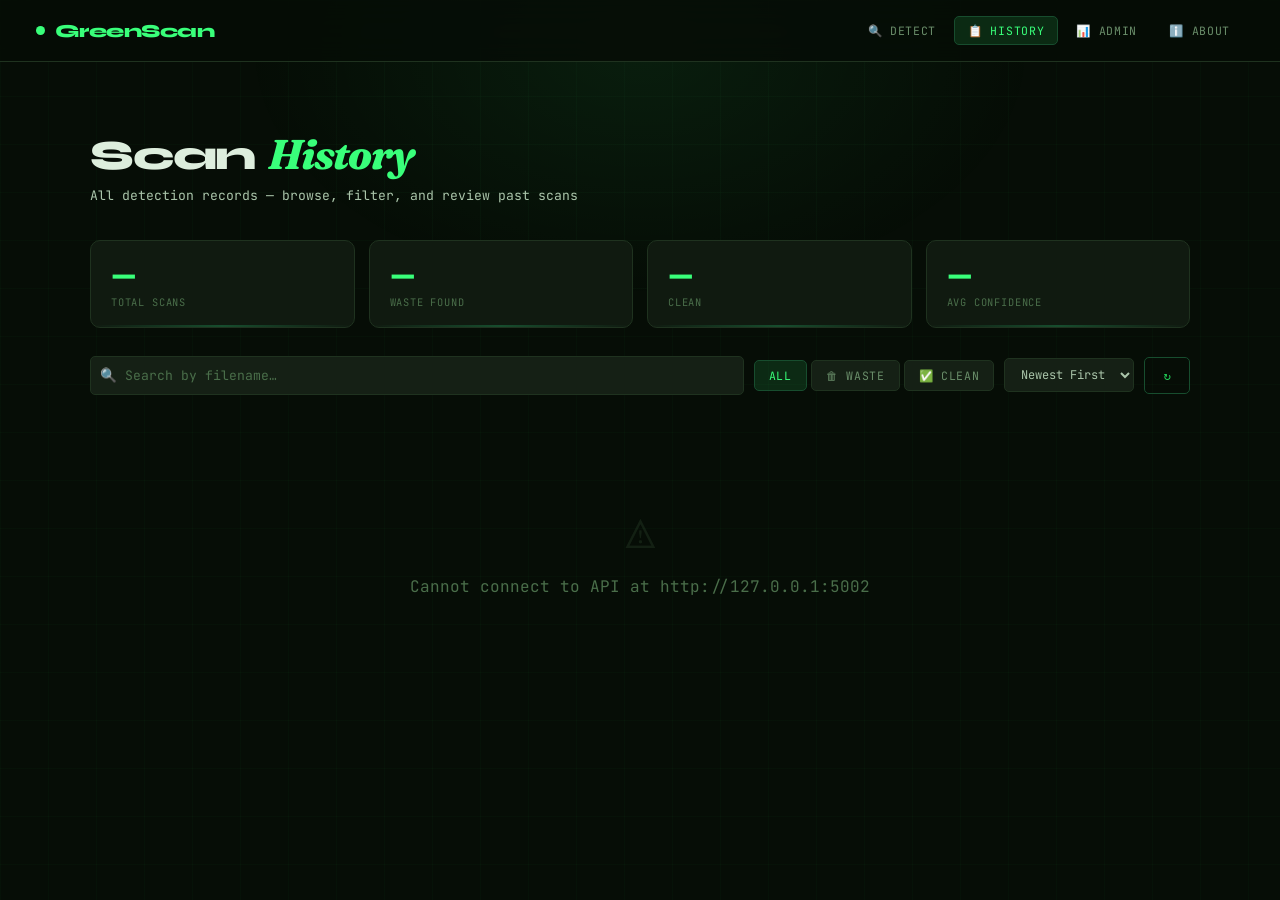
<file: history.html>
﻿<!DOCTYPE html>
<html lang="en">
<head>
<meta charset="UTF-8"/>
<meta name="viewport" content="width=device-width, initial-scale=1.0"/>
<title>GreenScan — Scan History</title>
<link rel="stylesheet" href="shared.css"/>
<style>
.page-header { padding: 72px 40px 36px; max-width: 1180px; margin: 0 auto; }
@media(max-width:600px){ .page-header { padding: 64px 20px 24px; } }

.page-header h1 { font-family: var(--font-head); font-size: 2.6rem; font-weight: 800; letter-spacing: -0.03em; line-height: 1; }
.page-header h1 span { color: var(--green); font-family: var(--font-serif); font-style: italic; }
.page-header p { font-size: 0.82rem; color: var(--text2); margin-top: 10px; }

/* ── CONTROLS ── */
.controls-bar {
  max-width: 1180px; margin: 0 auto; padding: 0 40px 24px;
  display: flex; gap: 10px; flex-wrap: wrap; align-items: center;
}
@media(max-width:600px){ .controls-bar { padding: 0 20px 20px; } }

.search-wrap { position: relative; flex: 1; min-width: 160px; }
.search-wrap input { padding-left: 34px; }
.search-icon { position: absolute; left: 10px; top: 50%; transform: translateY(-50%); font-size: 0.85rem; pointer-events: none; }

.filter-tabs { display: flex; gap: 4px; }
.ftab {
  font-size: 0.72rem; color: var(--muted2); text-transform: uppercase;
  letter-spacing: 0.06em; padding: 7px 14px;
  background: var(--surface2); border: 1px solid var(--border);
  border-radius: var(--radius-sm); cursor: pointer; transition: all 0.2s; white-space: nowrap;
}
.ftab.on { background: var(--green-glow); border-color: var(--green-dim); color: var(--green); }

.sort-select {
  background: var(--surface2); border: 1px solid var(--border);
  color: var(--text2); font-family: var(--font-mono); font-size: 0.75rem;
  padding: 7px 12px; border-radius: var(--radius-sm); cursor: pointer; outline: none;
}

/* ── SUMMARY ROW ── */
.summary-row {
  max-width: 1180px; margin: 0 auto; padding: 0 40px 28px;
  display: grid; grid-template-columns: repeat(4,1fr); gap: 14px;
}
@media(max-width:800px){ .summary-row { grid-template-columns: repeat(2,1fr); } }
@media(max-width:500px){ .summary-row { grid-template-columns: 1fr; padding: 0 20px 20px; } }

.sum-card {
  background: var(--surface); border: 1px solid var(--border); border-radius: var(--radius);
  padding: 18px 20px; position: relative; overflow: hidden;
  opacity: 0; transform: translateY(14px);
  transition: opacity 0.4s ease, transform 0.4s ease;
}
.sum-card.vis { opacity: 1; transform: translateY(0); }
.sum-card::after {
  content: ''; position: absolute; bottom: 0; left: 0; right: 0; height: 2px;
  background: linear-gradient(90deg, transparent, var(--green-dim), transparent);
}
.sum-val { font-family: var(--font-head); font-size: 1.7rem; font-weight: 800; color: var(--green); }
.sum-lbl { font-size: 0.65rem; color: var(--muted); letter-spacing: 0.08em; text-transform: uppercase; margin-top: 4px; }

/* ── TIMELINE ── */
.timeline-wrap { max-width: 1180px; margin: 0 auto; padding: 0 40px 80px; }
@media(max-width:600px){ .timeline-wrap { padding: 0 20px 60px; } }

.timeline { display: flex; flex-direction: column; gap: 10px; }

.scan-card {
  background: var(--surface); border: 1px solid var(--border);
  border-radius: var(--radius); padding: 18px 22px;
  display: grid; grid-template-columns: 42px 1fr auto auto;
  align-items: center; gap: 16px;
  transition: border-color 0.2s, background 0.2s;
  cursor: pointer;
  opacity: 0; transform: translateX(-14px);
  animation: slideIn 0.4s ease forwards;
}

@keyframes slideIn { to { opacity: 1; transform: translateX(0); } }

.scan-card:hover { border-color: var(--border2); background: var(--surface2); }
.scan-card.detected-card { border-left: 3px solid var(--green-dim); }
.scan-card.clean-card { border-left: 3px solid var(--border); }

.scan-index {
  font-family: var(--font-head); font-size: 0.75rem; font-weight: 700;
  color: var(--muted); text-align: center; line-height: 1;
}
.scan-index span { display: block; font-size: 1.2rem; color: var(--text2); }

.scan-name { font-size: 0.84rem; font-weight: 500; margin-bottom: 4px; overflow: hidden; text-overflow: ellipsis; white-space: nowrap; }
.scan-sub { display: flex; gap: 8px; flex-wrap: wrap; align-items: center; }

.scan-conf-wrap { display: flex; align-items: center; gap: 8px; }
.scan-conf-bar { width: 64px; height: 3px; background: var(--border); border-radius: 2px; overflow: hidden; }
.scan-conf-fill { height: 100%; border-radius: 2px; transition: width 0.6s ease; }
.scan-conf-val { font-size: 0.72rem; }

.scan-time { font-size: 0.7rem; color: var(--muted); text-align: right; white-space: nowrap; }

/* ── EMPTY ── */
.empty-state { padding: 80px; text-align: center; color: var(--muted); }
.empty-state .icon { font-size: 3rem; opacity: 0.2; margin-bottom: 14px; }

/* ── PAGINATION ── */
.pagination { display: flex; gap: 6px; justify-content: center; margin-top: 24px; flex-wrap: wrap; }
.pag-btn {
  background: var(--surface2); border: 1px solid var(--border);
  color: var(--muted2); font-family: var(--font-mono); font-size: 0.74rem;
  padding: 7px 13px; border-radius: var(--radius-sm); cursor: pointer; transition: all 0.2s;
}
.pag-btn:hover,.pag-btn.on { border-color: var(--green); color: var(--green); }

/* ── MODAL ── */
.modal-overlay {
  display: none; position: fixed; inset: 0; z-index: 300;
  background: rgba(0,0,0,0.82); backdrop-filter: blur(10px);
  align-items: center; justify-content: center; padding: 20px;
}
.modal-overlay.open { display: flex; }

.modal {
  background: var(--surface); border: 1px solid var(--border2);
  border-radius: var(--radius); padding: 28px;
  max-width: 520px; width: 100%; position: relative;
  animation: modalIn 0.25s ease;
  max-height: 90vh; overflow-y: auto;
}
@keyframes modalIn { from { transform: scale(0.94) translateY(12px); opacity: 0; } to { transform: scale(1); opacity: 1; } }

.modal-head { display: flex; align-items: center; justify-content: space-between; margin-bottom: 20px; }
.modal-head h3 { font-family: var(--font-head); font-size: 1.05rem; font-weight: 700; color: var(--green); }

.modal-row {
  display: flex; align-items: center; justify-content: space-between;
  padding: 9px 13px; background: var(--surface2); border-radius: 5px;
  margin-bottom: 7px; font-size: 0.8rem;
}
.modal-key { color: var(--muted2); }
.modal-val { color: var(--text); font-weight: 500; }
</style>
</head>
<body>

<nav class="navbar">
  <a href="index.html" class="nav-brand"><div class="nav-pulse"></div>GreenScan</a>
  <div class="nav-links">
    <a href="index.html">🔍 Detect</a>
    <a href="history.html" class="active">📋 History</a>
    <a href="admin.html">📊 Admin</a>
    <a href="about.html">ℹ️ About</a>
  </div>
</nav>

<div class="page-wrap">

<div class="page-header reveal">
  <h1>Scan <span>History</span></h1>
  <p>All detection records — browse, filter, and review past scans</p>
</div>

<!-- SUMMARY -->
<div class="summary-row">
  <div class="sum-card"><div class="sum-val" id="sv-total">—</div><div class="sum-lbl">Total Scans</div></div>
  <div class="sum-card"><div class="sum-val" id="sv-det">—</div><div class="sum-lbl">Waste Found</div></div>
  <div class="sum-card"><div class="sum-val" id="sv-clean">—</div><div class="sum-lbl">Clean</div></div>
  <div class="sum-card"><div class="sum-val" id="sv-avg">—</div><div class="sum-lbl">Avg Confidence</div></div>
</div>

<!-- CONTROLS -->
<div class="controls-bar reveal">
  <div class="search-wrap">
    <span class="search-icon">🔍</span>
    <input class="input-field" id="search" placeholder="Search by filename…" oninput="applyFilters()"/>
  </div>
  <div class="filter-tabs">
    <div class="ftab on" onclick="setFilter('all', this)">All</div>
    <div class="ftab" onclick="setFilter('detected', this)">🗑 Waste</div>
    <div class="ftab" onclick="setFilter('clean', this)">✅ Clean</div>
  </div>
  <select class="sort-select" id="sort-sel" onchange="applyFilters()">
    <option value="newest">Newest First</option>
    <option value="oldest">Oldest First</option>
    <option value="conf-hi">Highest Conf</option>
    <option value="conf-lo">Lowest Conf</option>
  </select>
  <button class="btn-ghost" onclick="loadData()">↻</button>
</div>

<!-- TIMELINE -->
<div class="timeline-wrap">
  <div class="timeline" id="timeline">
    <div class="empty-state"><div class="icon">⏳</div>Loading history…</div>
  </div>
  <div class="pagination" id="pagination"></div>
</div>

</div>

<!-- MODAL -->
<div class="modal-overlay" id="modal" onclick="closeModal(event)">
  <div class="modal">
    <div class="modal-head">
      <h3 id="modal-title">Scan Detail</h3>
      <button class="btn-icon" onclick="closeModalDirect()">✕</button>
    </div>
    <div id="modal-body"></div>
  </div>
</div>

<div class="toast" id="toast"></div>

<script>
const API = 'http://127.0.0.1:5002';
let allData = [], filtered = [], activeFilter = 'all';
const PAGE = 20; let page = 1;

const obs = new IntersectionObserver(es => es.forEach(e => e.target.classList.toggle('vis', e.isIntersecting)), {threshold:0.08});
document.querySelectorAll('.reveal,.sum-card').forEach(el => obs.observe(el));

async function loadData() {
  try {
    const r = await fetch(`${API}/history`);
    allData = await r.json();
    updateSummary();
    applyFilters();
  } catch(e) {
    document.getElementById('timeline').innerHTML = `<div class="empty-state"><div class="icon">⚠️</div>Cannot connect to API at ${API}</div>`;
  }
}

function updateSummary() {
  const t = allData.length;
  const d = allData.filter(x=>x.detected).length;
  const avg = t > 0 ? (allData.reduce((a,x)=>a+x.confidence,0)/t*100).toFixed(0)+'%' : '—';
  document.getElementById('sv-total').textContent = t;
  document.getElementById('sv-det').textContent = d;
  document.getElementById('sv-clean').textContent = t-d;
  document.getElementById('sv-avg').textContent = avg;
}

function setFilter(f, el) {
  activeFilter = f;
  document.querySelectorAll('.ftab').forEach(t=>t.classList.remove('on'));
  el.classList.add('on');
  page = 1;
  applyFilters();
}

function applyFilters() {
  const q = document.getElementById('search').value.toLowerCase();
  const sort = document.getElementById('sort-sel').value;
  filtered = allData.filter(r => {
    const matchF = activeFilter==='all' || (activeFilter==='detected'?r.detected:!r.detected);
    const matchQ = r.image_name.toLowerCase().includes(q);
    return matchF && matchQ;
  });
  if (sort==='oldest') filtered.sort((a,b)=>a.id-b.id);
  else if (sort==='conf-hi') filtered.sort((a,b)=>b.confidence-a.confidence);
  else if (sort==='conf-lo') filtered.sort((a,b)=>a.confidence-b.confidence);
  renderTimeline();
}

function renderTimeline() {
  const tl = document.getElementById('timeline');
  if (filtered.length===0) { tl.innerHTML = `<div class="empty-state"><div class="icon">🔍</div>No records found</div>`; document.getElementById('pagination').innerHTML=''; return; }
  const s=(page-1)*PAGE, items=filtered.slice(s,s+PAGE);
  tl.innerHTML = items.map((r,i) => {
    const pct=Math.round(r.confidence*100);
    const col=pct>70?'var(--green)':pct>40?'var(--amber)':'var(--red)';
    const relTime = getRelTime(r.timestamp);
    const delay = i * 40;
    return `<div class="scan-card ${r.detected?'detected-card':'clean-card'}" style="animation-delay:${delay}ms" onclick='openModal(${JSON.stringify(r)})'>
      <div class="scan-index"><span>${r.detected?'🗑':'✅'}</span>#${r.id||s+i+1}</div>
      <div>
        <div class="scan-name">${r.image_name}</div>
        <div class="scan-sub">
          <span class="badge ${r.detected?'badge-detected':'badge-clean'}" style="font-size:0.65rem;padding:2px 8px">
            <div class="badge-dot"></div>${r.detected?'Detected':'Clean'}
          </span>
          <div class="scan-conf-wrap">
            <div class="scan-conf-bar"><div class="scan-conf-fill" style="width:${pct}%;background:${col}"></div></div>
            <span class="scan-conf-val" style="color:${col}">${pct}%</span>
          </div>
        </div>
      </div>
      <div></div>
      <div class="scan-time">${relTime}<br><span style="opacity:0.5">${r.timestamp||''}</span></div>
    </div>`;
  }).join('');
  renderPag();
}

function getRelTime(ts) {
  if (!ts) return '—';
  const diff = Date.now() - new Date(ts).getTime();
  const m = Math.floor(diff/60000), h=Math.floor(m/60), d=Math.floor(h/24);
  if (d>0) return d+'d ago'; if (h>0) return h+'h ago'; if (m>0) return m+'m ago'; return 'Just now';
}

function renderPag() {
  const total = Math.ceil(filtered.length/PAGE);
  if (total<=1) { document.getElementById('pagination').innerHTML=''; return; }
  let h=''; for(let i=1;i<=total;i++) h+=`<button class="pag-btn ${i===page?'on':''}" onclick="goPage(${i})">${i}</button>`;
  document.getElementById('pagination').innerHTML=h;
}

function goPage(n) { page=n; renderTimeline(); window.scrollTo({top:0,behavior:'smooth'}); }

function openModal(r) {
  document.getElementById('modal-title').textContent = r.image_name;
  const pct = Math.round(r.confidence*100);
  document.getElementById('modal-body').innerHTML = `
    <div class="modal-row"><span class="modal-key">Status</span><span class="modal-val" style="color:${r.detected?'var(--green)':'var(--muted2)'}">${r.detected?'🗑 Waste Detected':'✅ Clean'}</span></div>
    <div class="modal-row"><span class="modal-key">Confidence</span><span class="modal-val">${pct}%</span></div>
    <div class="modal-row"><span class="modal-key">Timestamp</span><span class="modal-val">${r.timestamp||'—'}</span></div>
    <div class="modal-row"><span class="modal-key">Record ID</span><span class="modal-val">#${r.id}</span></div>
    <div style="margin-top:16px">
      <a href="index.html" class="btn-ghost" style="width:100%;justify-content:center;margin-top:6px">🔍 New Scan</a>
    </div>`;
  document.getElementById('modal').classList.add('open');
}

function closeModal(e) { if(e.target===document.getElementById('modal')) closeModalDirect(); }
function closeModalDirect() { document.getElementById('modal').classList.remove('open'); }

function toast(msg,type='success') {
  const t=document.getElementById('toast'); t.textContent=msg; t.className=`toast ${type} show`;
  setTimeout(()=>t.classList.remove('show'),3200);
}

loadData();
</script>
</body>
</html>
</file>
<file: shared.css>
﻿@import url('https://fonts.googleapis.com/css2?family=Syne:wght@400;600;700;800&family=JetBrains+Mono:wght@300;400;500&family=Fraunces:ital,wght@0,400;0,700;1,400&display=swap');

:root {
  --bg: #060d06;
  --bg2: #0c150c;
  --surface: #101a10;
  --surface2: #152015;
  --surface3: #1a2a1a;
  --border: #1f321f;
  --border2: #253525;
  --green: #39ff7a;
  --green2: #22d45a;
  --green-dim: #174d2e;
  --green-glow: rgba(57,255,122,0.12);
  --green-glow2: rgba(57,255,122,0.06);
  --amber: #ffcc44;
  --red: #ff5252;
  --blue: #4fc3f7;
  --muted: #4a6e4a;
  --muted2: #6a8e6a;
  --text: #ddeedd;
  --text2: #aac5aa;
  --font-head: 'Syne', sans-serif;
  --font-mono: 'JetBrains Mono', monospace;
  --font-serif: 'Fraunces', serif;
  --radius: 10px;
  --radius-sm: 5px;
}

*, *::before, *::after { box-sizing: border-box; margin: 0; padding: 0; }

html { scroll-behavior: smooth; }

body {
  background: var(--bg);
  color: var(--text);
  font-family: var(--font-mono);
  min-height: 100vh;
  overflow-x: hidden;
  cursor: default;
}

/* Grid background */
body::before {
  content: '';
  position: fixed; inset: 0; z-index: 0;
  background-image:
    linear-gradient(rgba(57,255,122,0.025) 1px, transparent 1px),
    linear-gradient(90deg, rgba(57,255,122,0.025) 1px, transparent 1px);
  background-size: 48px 48px;
  pointer-events: none;
}

/* Radial green glow top */
body::after {
  content: '';
  position: fixed; top: -200px; left: 50%; transform: translateX(-50%);
  width: 800px; height: 500px;
  background: radial-gradient(ellipse, rgba(57,255,122,0.07) 0%, transparent 70%);
  pointer-events: none; z-index: 0;
}

/* ─── NAVBAR ─── */
.navbar {
  position: fixed; top: 0; left: 0; right: 0; z-index: 200;
  height: 62px;
  display: flex; align-items: center; justify-content: space-between;
  padding: 0 36px;
  background: rgba(6,13,6,0.88);
  backdrop-filter: blur(16px);
  border-bottom: 1px solid var(--border);
}

.nav-brand {
  display: flex; align-items: center; gap: 10px;
  font-family: var(--font-head); font-size: 1.15rem; font-weight: 800;
  color: var(--green); letter-spacing: -0.03em;
  text-decoration: none;
}

.nav-pulse {
  width: 9px; height: 9px; background: var(--green); border-radius: 50%;
  animation: navpulse 2.4s ease-in-out infinite;
}

@keyframes navpulse {
  0%,100% { box-shadow: 0 0 0 0 rgba(57,255,122,0.5); opacity: 1; }
  50% { box-shadow: 0 0 0 8px rgba(57,255,122,0); opacity: 0.7; }
}

.nav-links { display: flex; align-items: center; gap: 4px; }

.nav-links a {
  font-size: 0.72rem; color: var(--muted2); text-decoration: none;
  padding: 6px 13px; border-radius: var(--radius-sm);
  border: 1px solid transparent;
  transition: all 0.2s; letter-spacing: 0.06em; text-transform: uppercase;
}

.nav-links a:hover { color: var(--text2); border-color: var(--border2); background: var(--surface2); }
.nav-links a.active { color: var(--green); border-color: var(--green-dim); background: var(--green-glow); }

.nav-badge {
  font-size: 0.6rem; background: var(--green); color: var(--bg);
  padding: 2px 6px; border-radius: 3px; font-weight: 700;
  margin-left: 4px; letter-spacing: 0.04em;
}

/* ─── CONTENT WRAPPER ─── */
.page-wrap {
  position: relative; z-index: 1;
  padding-top: 62px;
  min-height: 100vh;
}

/* ─── PANEL ─── */
.panel {
  background: var(--surface);
  border: 1px solid var(--border);
  border-radius: var(--radius);
  position: relative;
  overflow: hidden;
}

.panel::before {
  content: ''; position: absolute; top: 0; left: 0; right: 0; height: 1px;
  background: linear-gradient(90deg, transparent 0%, var(--green-dim) 30%, var(--green) 50%, var(--green-dim) 70%, transparent 100%);
  opacity: 0.6;
}

.panel-title {
  font-size: 0.65rem; color: var(--muted2); letter-spacing: 0.12em;
  text-transform: uppercase; margin-bottom: 18px;
  display: flex; align-items: center; gap: 10px;
}

.panel-title::before {
  content: ''; width: 16px; height: 1px; background: var(--green2); flex-shrink: 0;
}

/* ─── BUTTONS ─── */
.btn-primary {
  display: inline-flex; align-items: center; justify-content: center; gap: 8px;
  background: var(--green); color: var(--bg);
  font-family: var(--font-head); font-size: 0.9rem; font-weight: 700;
  letter-spacing: 0.05em; text-transform: uppercase;
  border: none; border-radius: var(--radius-sm);
  padding: 13px 26px; cursor: pointer;
  transition: all 0.22s; white-space: nowrap;
}

.btn-primary:hover:not(:disabled) {
  background: #5affaa;
  box-shadow: 0 0 28px rgba(57,255,122,0.45);
  transform: translateY(-2px);
}

.btn-primary:disabled { opacity: 0.3; cursor: not-allowed; }

.btn-ghost {
  display: inline-flex; align-items: center; justify-content: center; gap: 8px;
  background: transparent; color: var(--green2);
  font-family: var(--font-mono); font-size: 0.78rem;
  border: 1px solid var(--green-dim); border-radius: var(--radius-sm);
  padding: 9px 18px; cursor: pointer;
  transition: all 0.2s;
}

.btn-ghost:hover { background: var(--green-glow); border-color: var(--green); color: var(--green); }

.btn-icon {
  display: inline-flex; align-items: center; justify-content: center;
  width: 36px; height: 36px;
  background: var(--surface2); border: 1px solid var(--border);
  border-radius: var(--radius-sm); cursor: pointer;
  font-size: 0.9rem; transition: all 0.2s; color: var(--muted2);
}

.btn-icon:hover { border-color: var(--green-dim); color: var(--green); background: var(--green-glow); }

/* ─── STATUS BADGE ─── */
.badge {
  display: inline-flex; align-items: center; gap: 6px;
  padding: 4px 12px; border-radius: 4px; font-size: 0.72rem;
  letter-spacing: 0.04em; font-weight: 500;
}

.badge-detected { background: rgba(57,255,122,0.12); border: 1px solid rgba(57,255,122,0.3); color: var(--green); }
.badge-clean    { background: var(--surface2); border: 1px solid var(--border); color: var(--muted2); }
.badge-warn     { background: rgba(255,204,68,0.1); border: 1px solid rgba(255,204,68,0.3); color: var(--amber); }
.badge-error    { background: rgba(255,82,82,0.1); border: 1px solid rgba(255,82,82,0.3); color: var(--red); }

.badge-dot { width: 6px; height: 6px; border-radius: 50%; background: currentColor; }

/* ─── REVEAL ─── */
.reveal { opacity: 0; transform: translateY(20px); transition: opacity 0.55s ease, transform 0.55s ease; }
.reveal.vis { opacity: 1; transform: translateY(0); }

/* ─── TOAST ─── */
.toast {
  position: fixed; bottom: 28px; right: 28px; z-index: 999;
  padding: 12px 20px; border-radius: var(--radius-sm);
  font-size: 0.78rem; font-family: var(--font-mono);
  border: 1px solid; pointer-events: none;
  transform: translateY(60px); opacity: 0;
  transition: all 0.3s ease;
  max-width: 320px; letter-spacing: 0.02em;
}

.toast.show { transform: translateY(0); opacity: 1; }
.toast.success { background: rgba(57,255,122,0.1); border-color: rgba(57,255,122,0.3); color: var(--green); }
.toast.error   { background: rgba(255,82,82,0.1); border-color: rgba(255,82,82,0.3); color: var(--red); }
.toast.info    { background: rgba(79,195,247,0.1); border-color: rgba(79,195,247,0.3); color: var(--blue); }

/* ─── SPINNER ─── */
.spinner {
  width: 16px; height: 16px;
  border: 2px solid rgba(0,0,0,0.25);
  border-top-color: currentColor;
  border-radius: 50%;
  animation: spin 0.65s linear infinite;
}
@keyframes spin { to { transform: rotate(360deg); } }

/* ─── SCROLLBAR ─── */
::-webkit-scrollbar { width: 6px; height: 6px; }
::-webkit-scrollbar-track { background: var(--bg2); }
::-webkit-scrollbar-thumb { background: var(--border2); border-radius: 3px; }
::-webkit-scrollbar-thumb:hover { background: var(--green-dim); }

/* ─── INPUT ─── */
.input-field {
  background: var(--surface2); border: 1px solid var(--border);
  color: var(--text); font-family: var(--font-mono); font-size: 0.82rem;
  padding: 10px 14px; border-radius: var(--radius-sm); outline: none;
  transition: border-color 0.2s, box-shadow 0.2s;
  width: 100%;
}
.input-field:focus { border-color: var(--green-dim); box-shadow: 0 0 0 3px rgba(57,255,122,0.08); }
.input-field::placeholder { color: var(--muted); }

/* ─── SECTION LABEL ─── */
.section-label {
  font-size: 0.62rem; letter-spacing: 0.15em; text-transform: uppercase;
  color: var(--muted); margin-bottom: 6px;
}

/* ─── CHIP ─── */
.chip {
  display: inline-flex; align-items: center; gap: 5px;
  font-size: 0.68rem; color: var(--muted2);
  padding: 4px 10px; border-radius: 3px;
  border: 1px solid var(--border); background: var(--surface2);
  letter-spacing: 0.03em;
}
</file>
